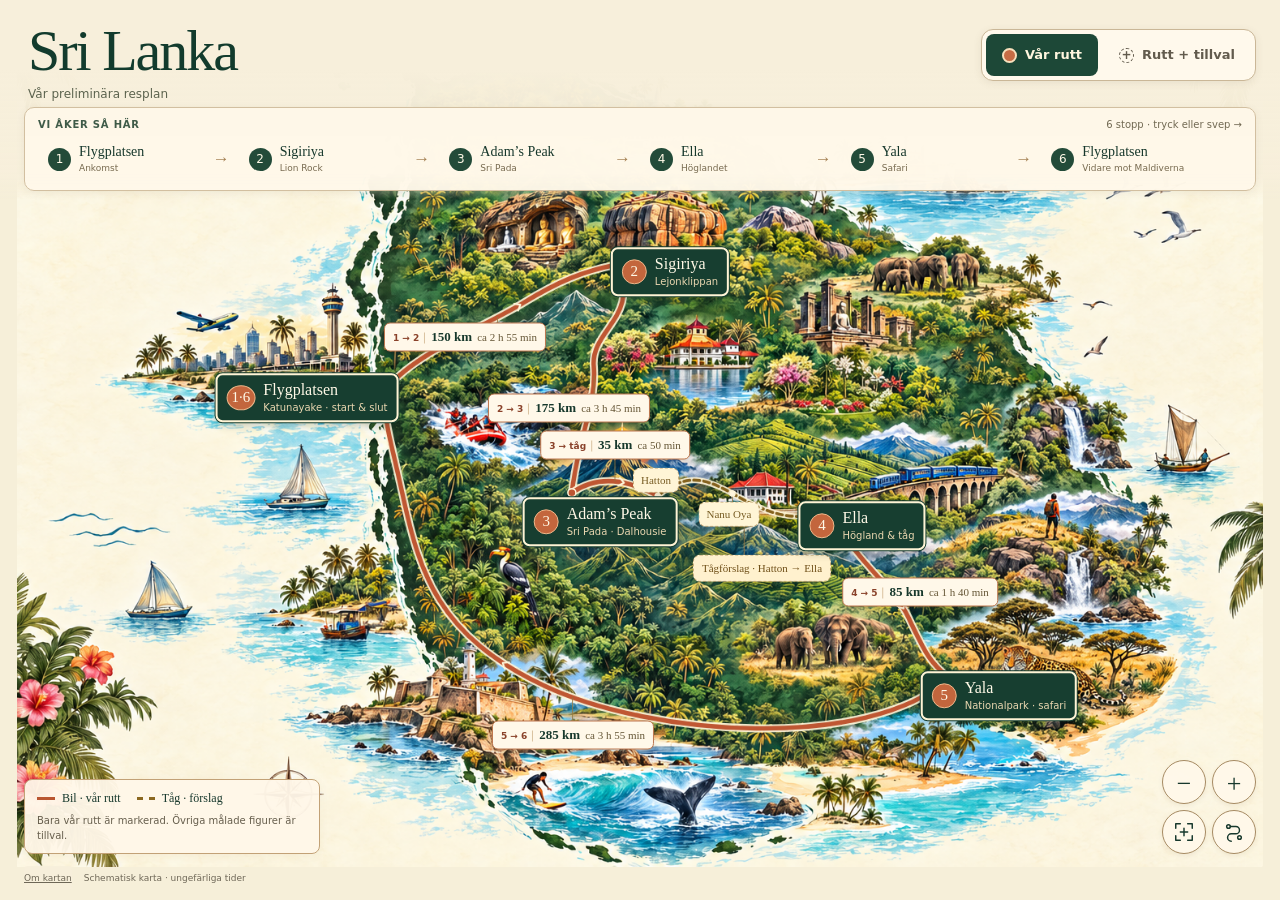
<file: src/template.html>
<!doctype html>
<html lang="sv">
<head>
  <meta charset="utf-8">
  <meta name="viewport" content="width=device-width,initial-scale=1,viewport-fit=cover">
  <meta name="theme-color" content="#f4ecd9">
  <meta name="robots" content="noindex, nofollow, noarchive">
  <title>Decemberresan · Sri Lanka, vår resa & allt runtomkring</title>
  <link rel="icon" href="data:,">
  <link rel="stylesheet" href="styles.css">
</head>
<body>
  <main id="atlas" class="route-view" aria-label="Interaktiv illustrationskarta över Sri Lanka">
    <div id="map-surface" aria-hidden="true"></div>
    <div id="world" aria-hidden="true">
      <img id="artwork" src="assets/atlas.png" alt="" width="1536" height="1024" draggable="false">
      <svg id="routes" xmlns="http://www.w3.org/2000/svg" viewBox="0 0 1536 1024"></svg>
    </div>
    <svg id="leaders" aria-hidden="true"></svg>
    <div id="figure-hotspots" aria-label="Klickbara illustrationer"></div>
    <div id="labels" aria-label="Platser och resvägar"></div>

    <header class="map-title">
      <h1>Sri Lanka</h1>
      <div class="title-rule" aria-hidden="true"><span></span><svg viewBox="0 0 34 28"><path d="M17 26V10m0 0C9 2 3 7 2 13c5-5 10-4 15-3Zm0 0C21 0 29 3 32 8c-6-2-11-1-15 2Zm0 0C9-1 14-2 20 2m-3 8C9 8 7 17 7 19c4-5 7-7 10-9Zm0 0c9-3 13 5 13 9-4-5-8-7-13-9Z" fill="none" stroke="currentColor" stroke-width="1.7" stroke-linecap="round"/></svg><span></span></div>
      <p>Vår preliminära resplan</p>
    </header>

    <nav class="filters" aria-label="Välj kartvy">
      <button data-view="route" aria-pressed="true"><span class="view-dot route-dot" aria-hidden="true"></span>Vår rutt</button>
      <button data-view="explore" aria-pressed="false"><span class="view-dot extra-dot" aria-hidden="true">+</span>Rutt + tillval</button>
    </nav>

    <section class="journey-strip" aria-label="Resordning från ankomst till avresa">
      <div class="journey-heading"><strong>Vi åker så här</strong><span>6 stopp · tryck eller svep →</span></div>
      <ol id="journey-stops" class="journey-stops"></ol>
    </section>

    <div class="explore-controls" hidden>
      <label for="extra-category">Tillval utanför rutten</label>
      <select id="extra-category">
        <option value="all">Alla tillval</option>
        <option value="nature">Natur &amp; djur</option>
        <option value="culture">Kultur &amp; historia</option>
        <option value="coast">Strand &amp; hav</option>
      </select>
    </div>

    <section class="map-legend" aria-label="Teckenförklaring">
      <div><i class="road-key"></i><span>Bil · vår rutt</span><i class="train-key"></i><span>Tåg · förslag</span></div>
      <p id="view-explanation">Bara vår rutt är markerad. Övriga figurer är tillval.</p>
    </section>

    <div class="map-tools" aria-label="Kartverktyg">
      <button id="zoom-out" aria-label="Zooma ut">−</button>
      <button id="zoom-in" aria-label="Zooma in">+</button>
      <button id="fit-map" aria-label="Visa hela kartan" title="Visa hela kartan"><svg viewBox="0 0 24 24" fill="none"><path d="M8 3H3v5m13-5h5v5M3 16v5h5m13-5v5h-5M8 12h8m-4-4v8" stroke="currentColor" stroke-width="1.6" stroke-linecap="round" stroke-linejoin="round"/></svg></button>
      <button id="fit-route" aria-label="Visa vår rutt" title="Visa vår rutt"><svg viewBox="0 0 24 24" fill="none"><circle cx="6" cy="6" r="2" stroke="currentColor" stroke-width="1.6"/><circle cx="18" cy="18" r="2" stroke="currentColor" stroke-width="1.6"/><path d="M8 6h6a4 4 0 0 1 0 8H9a4 4 0 0 0 0 8" stroke="currentColor" stroke-width="1.6" stroke-linecap="round"/></svg></button>
    </div>

    <section id="place-card" class="place-card" hidden aria-labelledby="card-title" tabindex="-1">
      <button id="close-card" class="close-card" aria-label="Stäng platsinformation"><svg viewBox="0 0 20 20" fill="none"><path d="m5 5 10 10M15 5 5 15" stroke="currentColor" stroke-width="1.6" stroke-linecap="round"/></svg></button>
      <div id="card-status" class="card-status"></div>
      <h2 id="card-title"></h2>
      <p id="card-subtitle" class="card-subtitle"></p>
      <p id="card-description"></p>
      <div id="card-metric" class="card-metric" hidden></div>
      <p id="card-note" class="card-note"></p>
    </section>

    <div class="map-footnote"><button id="about-map">Om kartan</button><span>Schematisk karta · ungefärliga tider</span></div>
    <div id="live-status" class="sr-only" aria-live="polite" aria-atomic="true"></div>
  </main>
  <script type="module" src="app.js"></script>
</body>
</html>
</file>
<file: src/styles.css>
:root{color-scheme:light;--paper:#f7efdb;--ink:#17382c;--muted:#6c6b53;--orange:#b95631;--gold:#a57c28;--label-font:15px}
*{box-sizing:border-box}
html,body{margin:0;width:100%;height:100%;overflow:hidden;background:var(--paper)}
body{font-family:Georgia,'Times New Roman',serif;color:var(--ink)}
button,select{font:inherit;color:inherit;cursor:pointer;-webkit-tap-highlight-color:transparent}
button:focus-visible,select:focus-visible{outline:3px solid #d78140;outline-offset:3px}
[hidden]{display:none!important}
#atlas{position:relative;width:100%;height:100dvh;overflow:clip;isolation:isolate;background:#f6efd9;user-select:none;cursor:grab}
#atlas.dragging{cursor:grabbing}
#atlas::before{content:'';position:absolute;z-index:5;top:0;left:0;right:0;height:199px;background:linear-gradient(#f7efdb 35%,#f7efdbed 87%,#f7efdb00);pointer-events:none}
#map-surface{position:absolute;inset:0;touch-action:none}
#world{position:absolute;left:0;top:0;width:1536px;height:1024px;transform-origin:0 0;will-change:transform;pointer-events:none;touch-action:none;z-index:1}
#artwork{display:block;width:1536px;height:1024px;pointer-events:none}
#routes{position:absolute;inset:0;width:1536px;height:1024px;overflow:visible}
.road-halo,.road-path,.rail-path,.route-arrow{fill:none;stroke-linejoin:round;stroke-linecap:round}
.road-halo{stroke:#fff6d9;opacity:.92}
.road-path{stroke:#bf5733}
.rail-path{stroke:#85621e}
.route-arrow{stroke:#fff8dc;pointer-events:none}
.route-hit{fill:none;stroke:transparent;pointer-events:stroke;cursor:pointer}
.route-group.active .road-path{stroke:#8e321d}
.route-group.active .rail-path{stroke:#63470f}
#leaders{position:absolute;inset:0;width:100%;height:100%;pointer-events:none;overflow:visible;z-index:3}
#leaders line{stroke:#967842;stroke-width:1;opacity:.8}
#leaders line.planned-leader{stroke:#93452d;stroke-width:1.8}
#figure-hotspots,#labels{position:absolute;inset:0;pointer-events:none;touch-action:none}
#figure-hotspots{z-index:2}#labels{z-index:4}
.figure-hotspot{position:absolute;border:0;background:transparent;pointer-events:auto;border-radius:45%;padding:0;cursor:pointer;touch-action:none}
.figure-hotspot.selected{outline:2px solid #fff1ce;outline-offset:-3px;box-shadow:0 0 0 3px #bd5d3799}
.place-label,.road-label,.rail-label{position:absolute;left:0;top:0;pointer-events:auto;border:1px solid #c8aa78;background:#fff8e9;box-shadow:0 2px 5px #3c2e2524;border-radius:7px;padding:6px 9px;white-space:nowrap;max-width:min(300px,85vw);font-size:var(--label-font);line-height:1.15;transform:translate(-50%,-50%);cursor:pointer;touch-action:none}
.place-label{display:flex;align-items:center;gap:8px}
.place-label,.road-label,.rail-label{will-change:transform;backface-visibility:hidden;transition:none}
.place-label.planned{background:#173e30;color:#fff9e7;border:2px solid #fff4d5;min-height:46px;box-shadow:0 0 0 1px #173e30,0 3px 9px #17382c40;font-size:calc(var(--label-font) + 1px)}
.label-copy{display:block;text-align:left}
.label-subtitle{display:block;font-family:system-ui,sans-serif;font-size:10px;color:#6e604b;margin-top:3px;line-height:1.2}
.planned .label-subtitle{color:#ead7b0}
.place-label.optional{border:1px dashed #897a62;background:#fbf7ee;color:#514c42;font-size:calc(var(--label-font) - 1px);min-height:38px;padding:5px 8px;gap:6px}
.optional .label-subtitle{font-size:9px;letter-spacing:.4px;color:#6e675b}
.extra-symbol{font:500 19px/1 system-ui,sans-serif;align-self:center;color:#80735e}
.place-label.transport{font-size:11px;border-style:dashed;background:#fff5d6;color:#785d24;padding:5px 7px}
.ordinal{display:grid;place-items:center;flex-shrink:0;min-width:25px;height:25px;padding:0 4px;background:#c3663d;color:#fff9e7;font-size:15px;border-radius:50%;border:1px solid #efb88b}
.place-label:hover,.place-label.selected{box-shadow:0 0 0 3px #d78749,0 2px 8px #17382c30}
.road-label{padding:6px 8px;display:flex;align-items:baseline;gap:5px;border-radius:6px;font-size:13px;border-color:#be774f;min-height:29px}
.road-label strong{font-weight:700}.road-label span{font-size:11px;color:#665737}
.leg-number{font:600 9px/1.2 system-ui,sans-serif;color:#8a422a;border-right:1px solid #dac2a0;padding-right:5px;margin-right:1px}
.rail-label{font-size:11px;color:#705019;border-style:dashed;padding:6px 8px;background:#fff1ce}
.road-label.selected,.rail-label.selected{box-shadow:0 0 0 3px #d7874988}

/* Keep the fixed controls outside the pinch/drag surface. */
.map-title{position:absolute;z-index:6;top:22px;left:28px;pointer-events:none;max-width:45vw}
.map-title h1{font-size:58px;font-weight:400;letter-spacing:-2px;line-height:1;margin:0;color:#123b2d}
.map-title p{font-family:system-ui,sans-serif;font-size:12px;margin:7px 0 0;color:#5c634e}
.title-rule{display:none}
.filters{position:absolute;right:24px;top:29px;z-index:7;display:flex;gap:5px;padding:4px;background:#fff9ec;border:1px solid #cab797;border-radius:12px;box-shadow:0 2px 8px #54452d16;cursor:default;touch-action:manipulation}
.filters button{display:flex;align-items:center;justify-content:center;gap:8px;min-height:42px;font:600 13px/1.2 system-ui,sans-serif;border:0;border-radius:8px;padding:10px 16px;background:transparent;color:#625b4d}
.filters button[aria-pressed=true]{background:#1d4837;color:#fff6df}
.view-dot{display:grid;place-items:center;width:15px;height:15px;border-radius:50%;flex-shrink:0}
.route-dot{background:#c76c45;border:2px solid #f8dfbc}
.extra-dot{border:1px dashed currentColor;font-size:12px;line-height:1}
.journey-strip{position:absolute;z-index:7;top:107px;left:24px;right:24px;padding:10px 13px 9px;border:1px solid #d2bfa0;border-radius:10px;background:#fff8eaf5;box-shadow:0 2px 8px #54452d12;cursor:default}
.journey-heading{display:flex;align-items:center;justify-content:space-between;gap:8px;font:10px/1.3 system-ui,sans-serif;color:#716952;margin-bottom:6px}
.journey-heading strong{font-size:10px;letter-spacing:.8px;text-transform:uppercase;color:#3e5a47}
.journey-stops{display:flex;gap:0;align-items:center;list-style:none;margin:0;padding:0;overflow-x:auto;overscroll-behavior-x:contain;scrollbar-width:none;touch-action:pan-x;scroll-snap-type:x proximity}
.journey-stops::-webkit-scrollbar{display:none}
.journey-stops li{display:flex;align-items:center;flex:1;min-width:max-content;scroll-snap-align:center}
.journey-stops li:not(:last-child)::after{content:'→';font-size:17px;color:#a37f51;margin:0 9px}
.journey-stop{display:flex;align-items:center;gap:8px;text-align:left;border:1px solid transparent;background:transparent;min-height:44px;padding:5px 9px;border-radius:7px;flex:1}
.journey-stop:hover,.journey-stop[aria-current=step]{border-color:#bdc5ae;background:#edf0df}
.journey-stop .ordinal{background:#234b39;min-width:23px;height:23px;font:12px system-ui,sans-serif;border:0}
.journey-stop strong{display:block;white-space:nowrap;font-size:14px;font-weight:400}
.journey-stop small{display:block;margin-top:3px;font:9px/1.2 system-ui,sans-serif;color:#786b50}
.explore-controls{position:absolute;z-index:7;top:201px;left:24px;display:flex;align-items:center;gap:9px;background:#fff8eaf7;padding:6px 8px 6px 12px;border:1px solid #c7b294;border-radius:8px;font:11px system-ui,sans-serif;cursor:default;touch-action:manipulation}
.explore-controls select{min-height:32px;font:12px system-ui,sans-serif;border:1px solid #cbb99d;border-radius:5px;background:#fffaf0;padding:4px 7px}
.map-legend{position:absolute;left:24px;bottom:46px;z-index:6;padding:10px 12px;background:#fff7e9f5;border:1px solid #c2a176;border-radius:8px;max-width:320px;box-shadow:0 2px 8px #7b5d2510;font-size:12px;line-height:1.4;pointer-events:none;cursor:default}
.map-legend div{display:flex;align-items:center;gap:7px}.map-legend i{display:block;flex-shrink:0;width:18px;height:0;border-top:3px solid var(--orange)}
.map-legend i.train-key{border-top:3px dashed #8b6820;margin-left:9px}
.map-legend p{font:10px/1.5 system-ui,sans-serif;color:#665e4c;max-width:270px;margin:6px 0 0}
.map-tools{position:absolute;right:24px;bottom:46px;z-index:7;display:grid;grid-template-columns:44px 44px;gap:6px;touch-action:manipulation}
.map-tools button{width:44px;height:44px;display:grid;place-items:center;border:1px solid #a58961;background:#fff8eaf7;border-radius:50%;padding:10px;font-size:26px;line-height:1;box-shadow:0 2px 5px #51371412}
.map-tools button:hover{background:#f1ddbd}.map-tools svg{width:22px;height:22px}
.place-card{position:absolute;z-index:10;width:310px;max-width:calc(100vw - 24px);max-height:calc(100dvh - 28px);overflow:auto;overscroll-behavior:contain;padding:21px 20px 16px;background:#fff8e9;border:1px solid #aa8759;box-shadow:0 7px 30px #182f2855;border-radius:12px;cursor:default;touch-action:pan-y;user-select:text}
.close-card{position:absolute;right:4px;top:4px;width:44px;height:44px;display:grid;place-items:center;border:0;background:transparent;border-radius:50%;padding:13px}.close-card:hover{background:#ebdec5}.close-card svg{width:18px;height:18px}
.card-status{display:inline-block;font:600 10px/1.4 system-ui,sans-serif;color:#244b37;background:#e6eddb;border-radius:4px;padding:5px 7px;margin-right:24px;margin-bottom:9px}
.place-card.is-extra .card-status{background:#ede9e0;color:#5d574c;border:1px dashed #a59880}
.place-card.is-transfer .card-status{background:#f3e9c8;color:#6e531b}
.place-card h2{font-size:27px;font-weight:400;line-height:1.15;margin:0 0 6px;letter-spacing:-.3px;padding-right:12px}
.place-card p{font-family:system-ui,sans-serif;font-size:13px;line-height:1.6;margin:9px 0;color:#314d3e}
.place-card .card-subtitle{font-size:12px;line-height:1.4;color:#7e7058;margin:0 0 9px}
.place-card .card-note{font-size:11px;color:#7d6e55;border-top:1px solid #e0cdb0;padding-top:9px;margin-top:12px}
.card-metric{font-size:25px;background:#f0e5cd;padding:10px 12px;margin:10px 0 0;border-radius:5px}.card-metric small{display:block;font:12px system-ui,sans-serif;margin-top:5px;color:#716148}
.map-footnote{position:absolute;bottom:10px;left:24px;right:24px;z-index:6;display:flex;align-items:center;gap:12px;font:9px system-ui,sans-serif;color:#6e6757;pointer-events:none}.map-footnote button{border:0;background:#f7efdbed;border-radius:4px;padding:5px 0;min-height:24px;text-decoration:underline;font:inherit;pointer-events:auto;color:inherit}
.sr-only{position:absolute;width:1px;height:1px;overflow:hidden;clip:rect(0,0,0,0);white-space:nowrap}

@media(max-width:700px){
  :root{--label-font:13px}
  #atlas::before{height:calc(216px + env(safe-area-inset-top))}
  #atlas.explore-view::before{height:calc(273px + env(safe-area-inset-top))}
  .map-title{top:calc(12px + env(safe-area-inset-top));left:16px;max-width:90vw}
  .map-title h1{font-size:34px;letter-spacing:-1px}
  .map-title p{font-size:11px;margin-top:4px}
  .filters{top:calc(73px + env(safe-area-inset-top));left:12px;right:12px;padding:3px;gap:4px}
  .filters button{flex:1;min-height:38px;font-size:12px;padding:8px 10px}
  .journey-strip{top:calc(128px + env(safe-area-inset-top));left:12px;right:12px;padding:8px 9px 7px}
  .journey-heading{font-size:9px;margin-bottom:4px}.journey-heading strong{font-size:9px;letter-spacing:.4px}
  .journey-heading>span{font-size:8px}
  .journey-stop{min-height:44px;padding:4px 7px;gap:6px}.journey-stop strong{font-size:13px}.journey-stop small{font-size:9px}
  .journey-stops li:not(:last-child)::after{margin:0 5px}
  .explore-controls{top:calc(217px + env(safe-area-inset-top));left:12px;right:12px;justify-content:space-between;padding:5px 8px;font-size:10px}
  .explore-controls select{font-size:11px;min-height:34px}
  .place-label.planned{min-height:42px;font-size:14px;padding:5px 7px;gap:6px}
  .ordinal{min-width:23px;height:23px;font-size:12px}
  .label-subtitle{font-size:9px}.place-label.optional{font-size:12px;padding:4px 6px;min-height:36px}.optional .label-subtitle{font-size:8px}
  .place-label.transport{font-size:10px}
  .road-label{padding:5px 6px;font-size:11px;gap:4px}.road-label span{font-size:10px}.rail-label{font-size:10px}
  .leg-number{font-size:8px;padding-right:4px}
  .map-legend{left:12px;bottom:calc(43px + env(safe-area-inset-bottom));max-width:calc(100% - 122px);padding:8px 9px;font-size:10px}
  .map-legend div{gap:5px}.map-legend i{width:14px;border-width:2px}.map-legend i.train-key{border-width:2px;margin-left:4px}.map-legend p{font-size:9px;margin-top:5px}
  .map-tools{right:12px;bottom:calc(43px + env(safe-area-inset-bottom))}
  .map-footnote{bottom:calc(8px + env(safe-area-inset-bottom));left:12px;right:12px;font-size:8px;gap:9px}
  .place-card{width:calc(100% - 24px);max-width:none;max-height:46dvh;left:12px!important;right:12px;top:auto!important;bottom:calc(12px + env(safe-area-inset-bottom));padding:18px 18px 14px}
  .place-card p{font-size:13px}.place-card h2{font-size:26px}.place-card .card-note{font-size:11px}
}
@media(max-height:500px) and (min-width:701px){
  #atlas::before{height:128px}
  .map-title{top:12px;left:16px}.map-title h1{font-size:29px}.map-title p{font-size:10px;margin-top:4px}
  .filters{top:12px;right:16px}.filters button{min-height:32px;padding:6px 11px;font-size:11px}
  .journey-strip{top:69px;left:16px;right:16px;padding:5px 8px}.journey-heading{display:none}
  .journey-stop strong{font-size:12px}.journey-stop small{font-size:8px}.journey-stop{min-height:38px;padding:3px 5px}
  .explore-controls{top:125px;left:16px;padding:3px 7px;font-size:10px}.explore-controls select{min-height:28px;font-size:10px}
  .map-legend{left:16px;bottom:34px;font-size:10px;padding:6px 8px}.map-legend p{font-size:9px}
  .map-tools{bottom:34px;right:16px;display:flex}.map-tools button{width:38px;height:38px}
  .map-footnote{left:16px;bottom:4px}
}
@media(prefers-reduced-motion:reduce){*{scroll-behavior:auto!important}}
</file>
